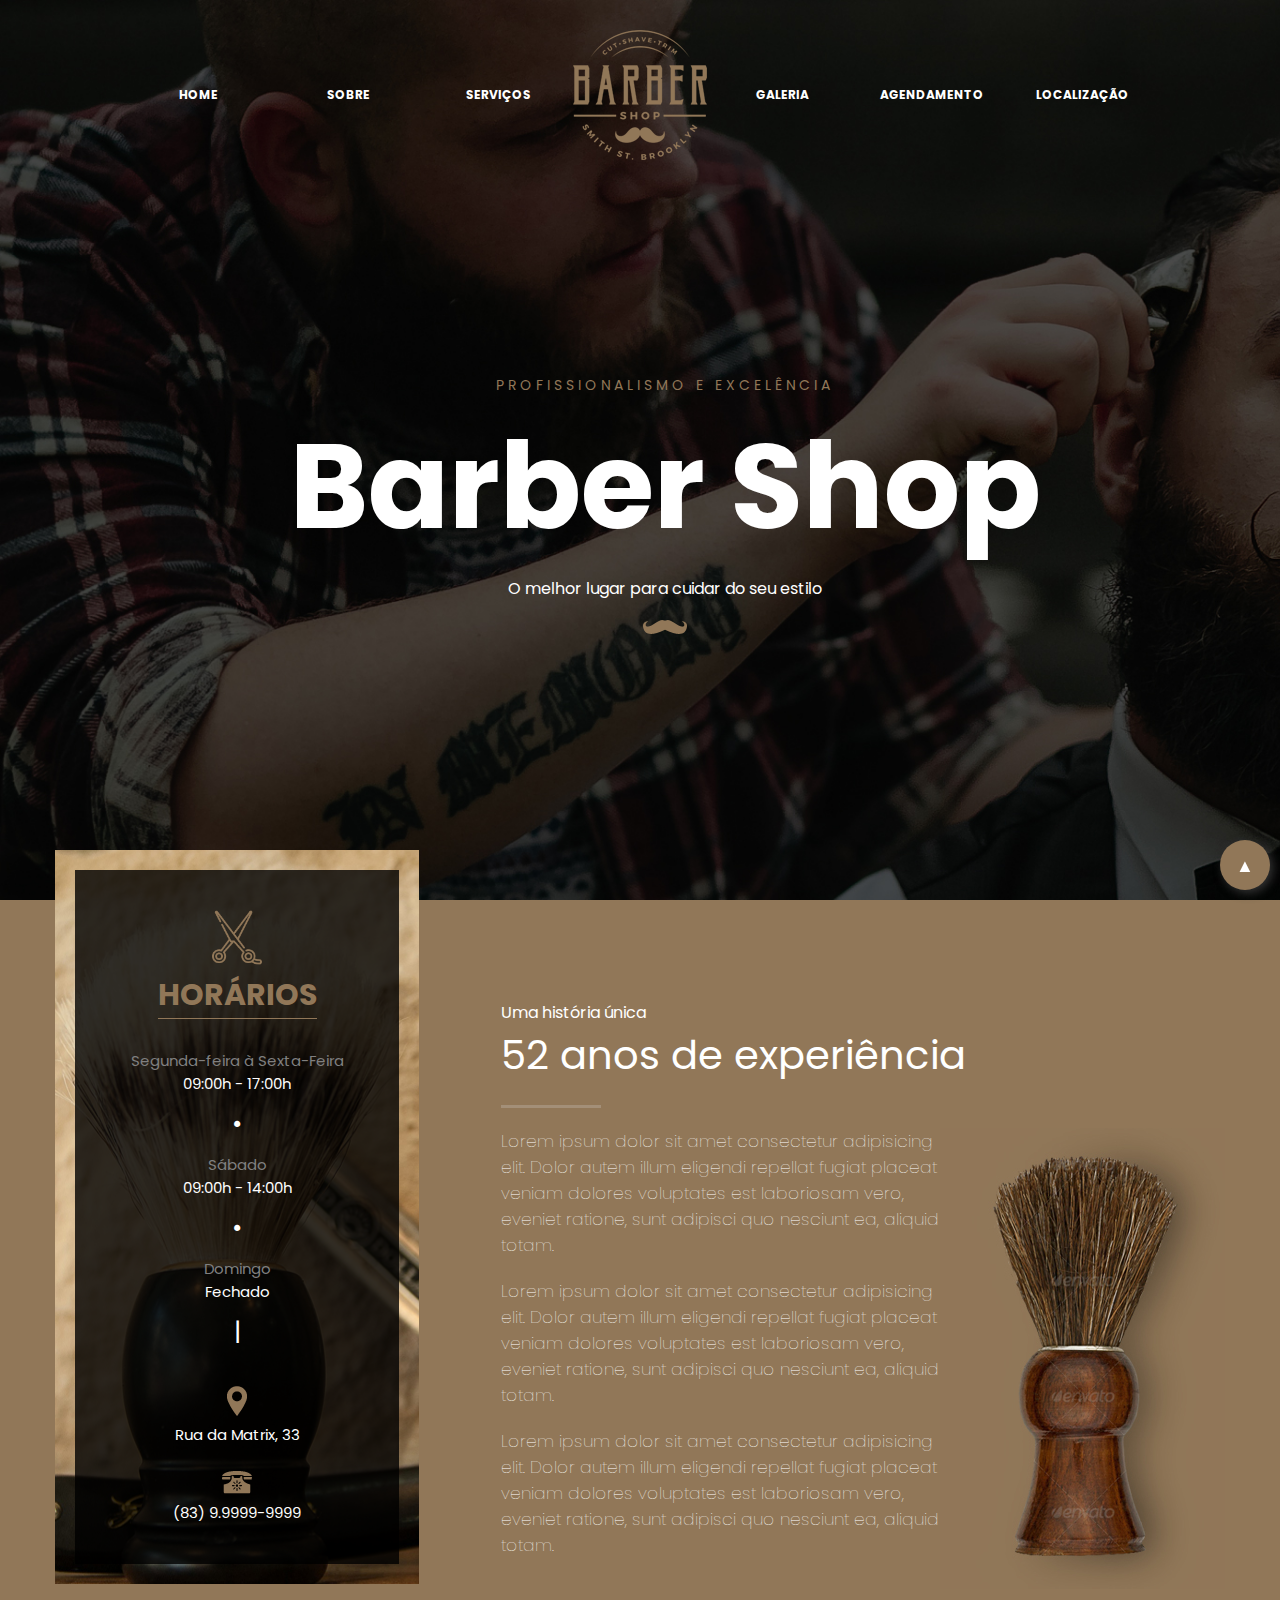
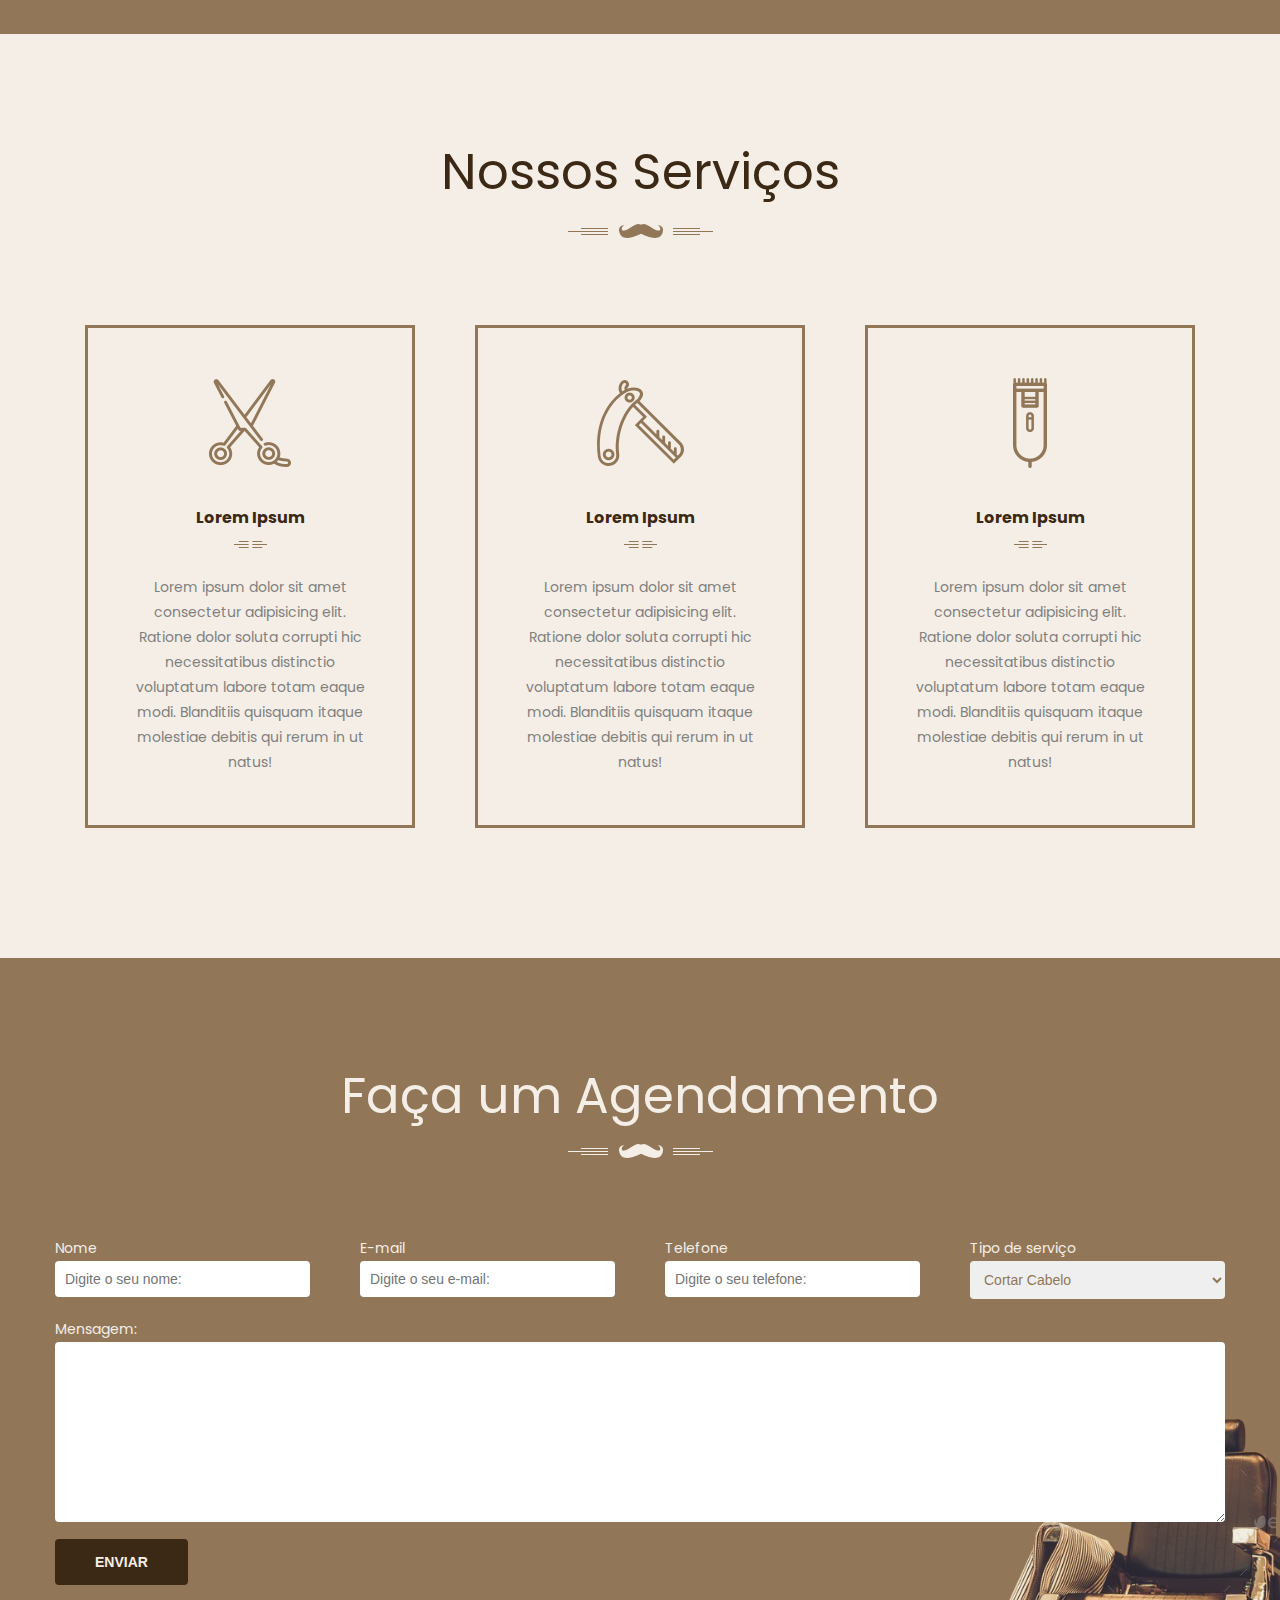
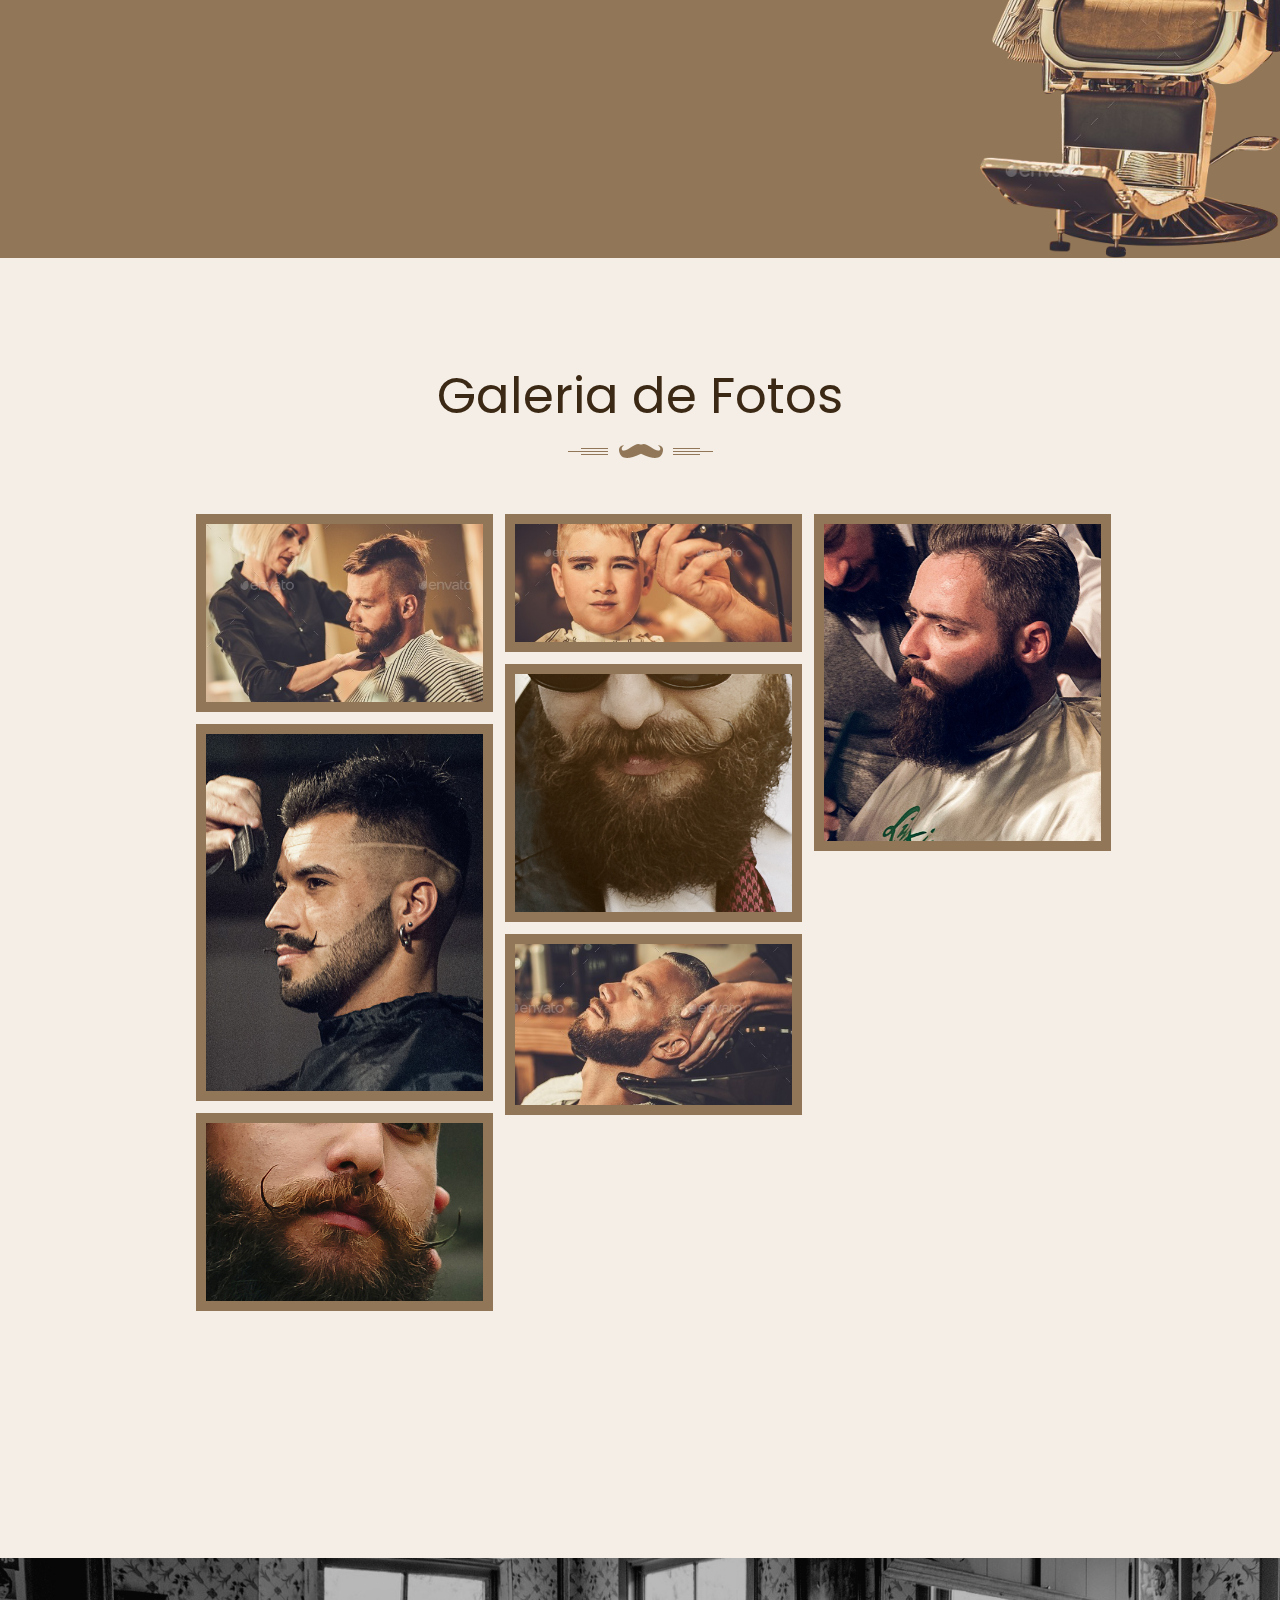
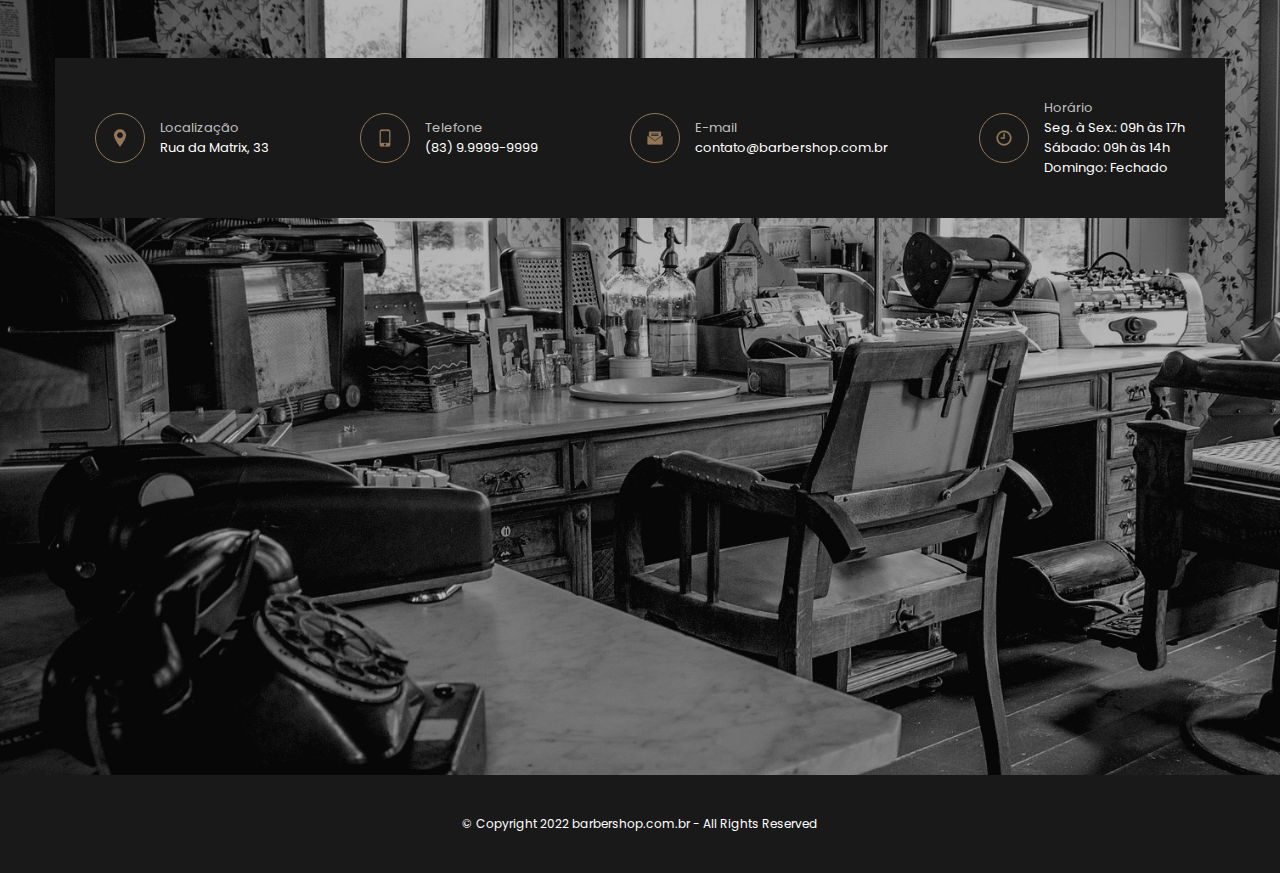
<file: 10-Projeto-Barber-Shop/index.html>
<!DOCTYPE html>
<html lang="pt-br">

<head>
    <meta charset="UTF-8">
    <meta http-equiv="X-UA-Compatible" content="IE=edge">
    <meta name="viewport" content="width=device-width, initial-scale=1.0">
    <title>Barber Shop</title>
    <link rel="stylesheet" href="css/style.css">
</head>

<body>

    <section id="home" class="home">
        <header class="header">
            <nav class="nav">
                <ul>
                    <li><a href="#home">Home</a></li>
                    <li><a href="#about">Sobre</a></li>
                    <li><a href="#services">Serviços</a></li>

                    <img class="logo" src="images/logo.png" alt="Barber Shop">

                    <li><a href="#gallery">Galeria</a></li>
                    <li><a href="#appointment">Agendamento</a></li>
                    <li><a href="#location">Localização</a></li>
                </ul>
            </nav>
        </header>

        <div class="banner">
            <span class="slogan1">Profissionalismo e Excelência</span>
            <h1>Barber Shop</h1>
            <span class="slogan2">O melhor lugar para cuidar do seu estilo</span>
            <img src="images/much-img.png" alt="Barber Shop">
        </div>
    </section>

    <section id="about" class="about">
        <div class="container">

            <div class="timing">
                <div class="overlay">
                    <img class="icon-cut" src="images/classic-cut.png" alt="Horários">
                    <h3>Horários</h3>

                    <div class="text">
                        <h4>Segunda-feira à Sexta-Feira</h4>
                        <span>09:00h - 17:00h</span>
                    </div>

                    <div class="text">
                        <h4>Sábado</h4>
                        <span>09:00h - 14:00h</span>
                    </div>

                    <div class="text">
                        <h4>Domingo</h4>
                        <span>Fechado</span>
                    </div>
                    </br>
                    <img src="images/loc-ic.png" alt="Localização">
                    <span>Rua da Matrix, 33</span>
                    </br>
                    <img src="images/phone-ic.png" alt="Telefone">
                    <span>(83) 9.9999-9999</span>
                </div>
            </div>

            <div class="experience">
                <span>Uma história única</span>
                <h2>52 anos de experiência</h2>

                <div class="text">
                    <div>
                        <p>Lorem ipsum dolor sit amet consectetur adipisicing elit. Dolor autem illum eligendi repellat
                            fugiat
                            placeat veniam dolores voluptates est laboriosam vero, eveniet ratione, sunt adipisci quo
                            nesciunt
                            ea, aliquid totam.
                        </p>
                        <p>Lorem ipsum dolor sit amet consectetur adipisicing elit. Dolor autem illum eligendi repellat
                            fugiat
                            placeat veniam dolores voluptates est laboriosam vero, eveniet ratione, sunt adipisci quo
                            nesciunt
                            ea, aliquid totam.
                        </p>
                        <p>Lorem ipsum dolor sit amet consectetur adipisicing elit. Dolor autem illum eligendi repellat
                            fugiat
                            placeat veniam dolores voluptates est laboriosam vero, eveniet ratione, sunt adipisci quo
                            nesciunt
                            ea, aliquid totam.
                        </p>
                    </div>
                    <img src="images/shave-brush.jpg" alt="52 anos de experiência">
                </div>

            </div>

        </div>
    </section>

    <section id="services" class="services">
        <div class="container">

            <h2>Nossos Serviços</h2>
            <img src="images/heading-ic.png" alt="Serviços">

            <div class="boxes">

                <div class="box">
                    <img src="images/classic-cut.png" alt="Classic Cut">
                    <h4>Lorem Ipsum</h4>
                    <p>Lorem ipsum dolor sit amet consectetur adipisicing elit. Ratione dolor soluta corrupti hic
                        necessitatibus distinctio voluptatum labore totam eaque modi. Blanditiis quisquam itaque
                        molestiae
                        debitis qui rerum in ut natus!
                    </p>
                </div>

                <div class="box">
                    <img src="images/clipper-cut.png" alt="Clipper Cut">
                    <h4>Lorem Ipsum</h4>
                    <p>Lorem ipsum dolor sit amet consectetur adipisicing elit. Ratione dolor soluta corrupti hic
                        necessitatibus distinctio voluptatum labore totam eaque modi. Blanditiis quisquam itaque
                        molestiae
                        debitis qui rerum in ut natus!
                    </p>
                </div>

                <div class="box">
                    <img src="images/razoe-shaver.png" alt="Razoe Shaver">
                    <h4>Lorem Ipsum</h4>
                    <p>Lorem ipsum dolor sit amet consectetur adipisicing elit. Ratione dolor soluta corrupti hic
                        necessitatibus distinctio voluptatum labore totam eaque modi. Blanditiis quisquam itaque
                        molestiae
                        debitis qui rerum in ut natus!
                    </p>
                </div>

            </div>

        </div>
    </section>

    <section id="appointment" class="appointment">
        <div class="container">
            <h2>Faça um Agendamento</h2>
            <img src="images/heading-ic-white.png" alt="Faça um agendamento">

            <form>
                <div class="personal-data">
                    <div class="input-wrapper">
                        <label>Nome</label>
                        <input type="text" name="name" placeholder="Digite o seu nome:">
                    </div>
                    <div class="input-wrapper">
                        <label>E-mail</label>
                        <input type="text" name="email" placeholder="Digite o seu e-mail:">
                    </div>
                    <div class="input-wrapper">
                        <label>Telefone</label>
                        <input type="text" name="phone" placeholder="Digite o seu telefone:">
                    </div>
                    <div class="input-wrapper">
                        <label>Tipo de serviço</label>
                        <select name="type-service">
                            <option value="">Cortar Cabelo</option>
                            <option value="">Fazer Barba</option>
                            <option value="">Cabelo e Barba</option>
                        </select>
                    </div>
                </div>
                <div class="input-wrapper">
                    <label>Mensagem:</label>
                    <textarea name="message" cols="30" rows="10"></textarea>
                </div>
                <button>ENVIAR</button>
            </form>

        </div>
    </section>

    <section id="gallery" class="gallery">
        <div class="container">
            <h2>Galeria de Fotos</h2>
            <img src="images/heading-ic.png" alt="Galeria de Fotos">

            <div class="gallery-wrapper">
                <div>
                    <img src="images/gallery-img1.png" alt="Galeria">
                </div>
                <div>
                    <img src="images/gallery-img2.png" alt="Galeria">
                </div>
                <div>
                    <img src="images/gallery-img3.png" alt="Galeria">
                </div>
                <div>
                    <img src="images/gallery-img4.png" alt="Galeria">
                </div>
                <div>
                    <img src="images/gallery-img5.png" alt="Galeria">
                </div>
                <div>
                    <img src="images/gallery-img6.png" alt="Galeria">
                </div>
                <div>
                    <img src="images/gallery-img7.png" alt="Galeria">
                </div>
            </div>
        </div>
    </section>

    <section id="location" class="location">
        <div class="container">

            <div class="head">

                <div class="info">
                    <div class="icon">
                        <img src="images/map-img1.png" alt="Localização">
                    </div>
                    <div class="text">
                        <span>Localização</span>
                        <span>Rua da Matrix, 33</span>
                    </div>
                </div>

                <div class="info">
                    <div class="icon">
                        <img src="images/map-img2.png" alt="Localização">
                    </div>
                    <div class="text">
                        <span>Telefone</span>
                        <span>(83) 9.9999-9999</span>
                    </div>
                </div>

                <div class="info">
                    <div class="icon">
                        <img src="images/map-img3.png" alt="Localização">
                    </div>
                    <div class="text">
                        <span>E-mail</span>
                        <span>contato@barbershop.com.br</span>
                    </div>
                </div>

                <div class="info">
                    <div class="icon">
                        <img src="images/map-img4.png" alt="Localização">
                    </div>
                    <div class="text">
                        <span>Horário</span>
                        <span>Seg. à Sex.: 09h às 17h</span>
                        <span>Sábado: 09h às 14h</span>
                        <span>Domingo: Fechado</span>
                    </div>
                </div>

            </div>

            <div class="map">
                <iframe
                    src="https://www.google.com/maps/embed?pb=!1m18!1m12!1m3!1d31672.440782010024!2d-34.876626918329194!3d-7.119613686121735!2m3!1f0!2f0!3f0!3m2!1i1024!2i768!4f13.1!3m3!1m2!1s0x7acdd4ebd1952dd%3A0x29da94b12ae7b1d7!2sAv.%20Epitacio%20Pessoa%20-%20Estados%2C%20Jo%C3%A3o%20Pessoa%20-%20PB!5e0!3m2!1spt-BR!2sbr!4v1641258789203!5m2!1spt-BR!2sbr"
                    width="600" height="450" style="border:0;" allowfullscreen="" loading="lazy">
                </iframe>
            </div>

        </div>
    </section>

    <a class="btn-topo" href="#">&#9650;</a>

    <footer class="footer">
        © Copyright 2022 barbershop.com.br - All Rights Reserved
    </footer>

</body>

</html>
</file>
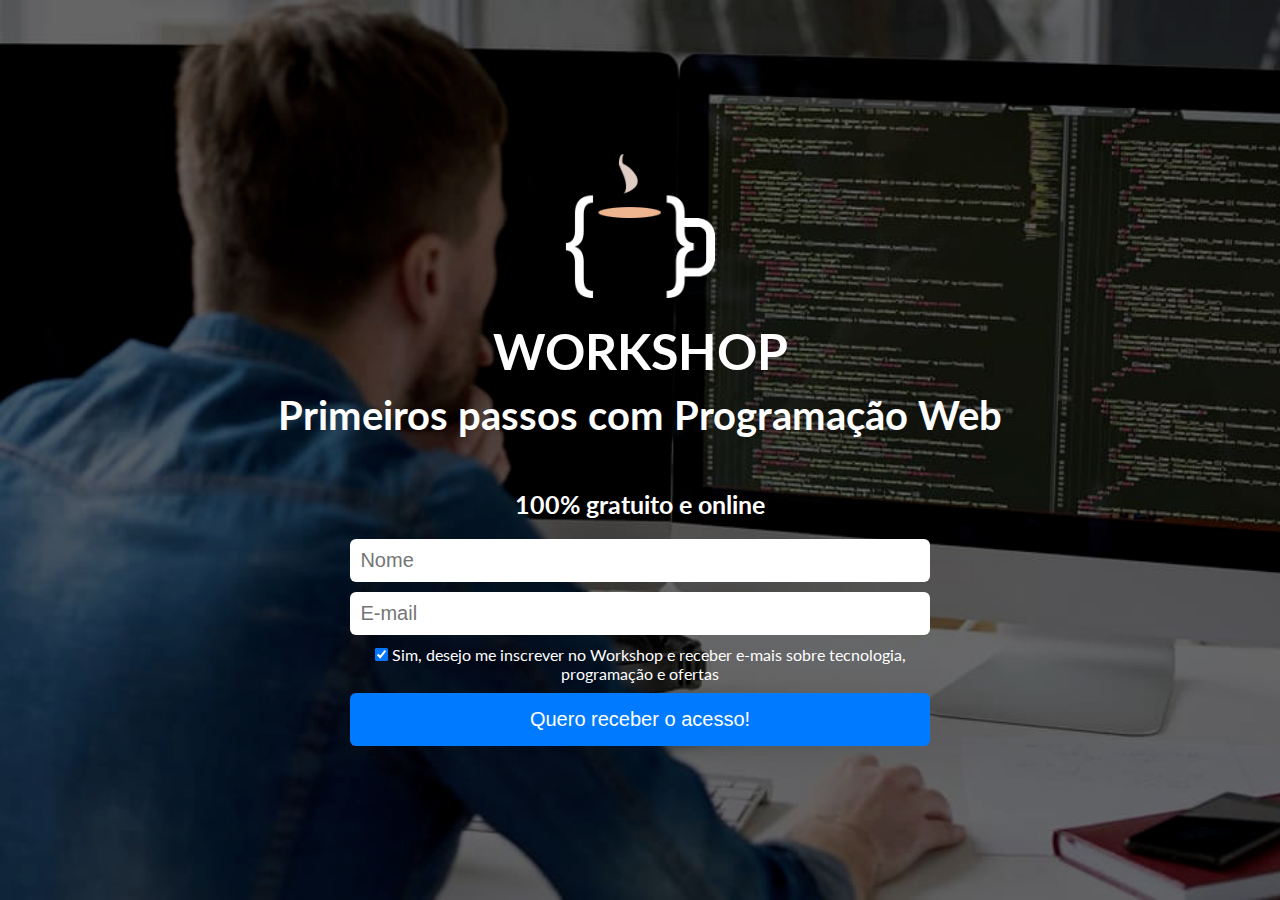
<file: 7-desafio-pag-captura/index.html>
<!DOCTYPE html>
<html lang="pt-br">

<head>
    <meta charset="UTF-8">
    <meta http-equiv="X-UA-Compatible" content="IE=edge">
    <meta name="viewport" content="width=device-width, initial-scale=1.0">
    <title>Página de Captura</title>
    <link rel="icon" href="img/logo.png" type="image/png" />

    <link rel="stylesheet" href="css/style.css">
</head>

<body>

    <div class="main">
        <img class="logo" src="img/logo.png" alt="Logo">
        <h1>WORKSHOP</h1>
        <h2>Primeiros passos com Programação Web</h2>
        <h3>100% gratuito e online</h3>

        <form action="https://gmail.us20.list-manage.com/subscribe/post?u=aa96c525f3e95bf53bbbd7a92&amp;id=5b1a190ec3"
            method="post" id="mc-embedded-subscribe-form" name="mc-embedded-subscribe-form" class="validate"
            target="_blank" novalidate>
            <input class="input-text" type="text" name="FNAME" placeholder="Nome" id="mce-FNAME">
            <input class="input-text" type="text" name="EMAIL" placeholder="E-mail" id="mce-EMAIL">

            <label class="label-check">
                <input type="checkbox" checked>
                Sim, desejo me inscrever no Workshop e receber e-mais sobre tecnologia, programação e ofertas
            </label>


            <!-- real people should not fill this in and expect good things - do not remove this or risk form bot signups-->
            <div style="position: absolute; left: -5000px;" aria-hidden="true"><input type="text"
                    name="b_aa96c525f3e95bf53bbbd7a92_5b1a190ec3" tabindex="-1" value=""></div>
            <div class="optionalParent">
                <div class="clear foot">

                    <button class="button" name="subscribe" id="mc-embedded-subscribe">Quero receber o acesso!</button>
                </div>
            </div>
        </form>

    </div>

</body>

</html>
</file>
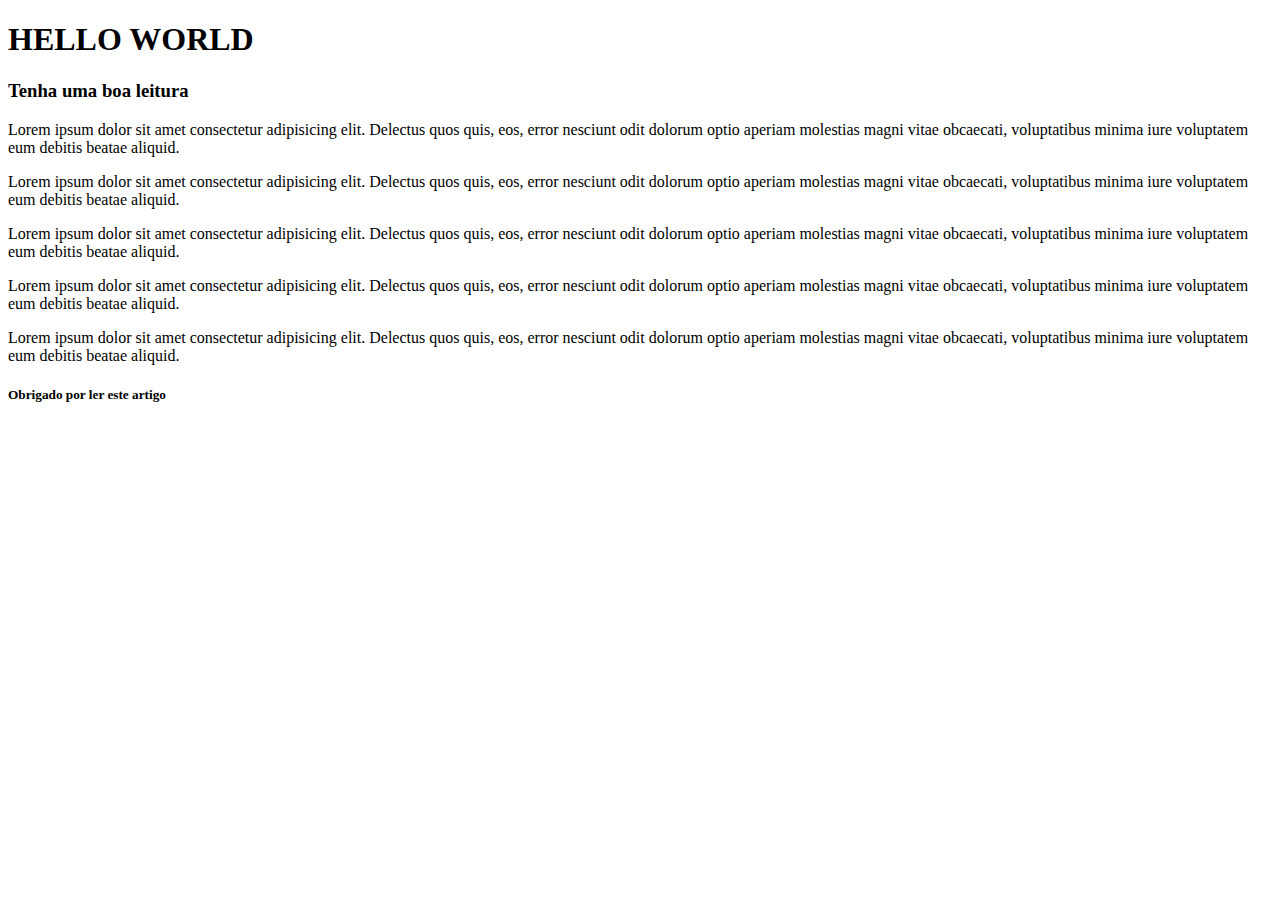
<file: 1-HTML/aula3/index.html>
<!DOCTYPE html>
<html>
  <head>
    <title>Aula - Indentação</title>
  </head>
  <body>
    <section>
      <header>
        <h1>HELLO WORLD</h1>
        <h3>Tenha uma boa leitura</h3>
      </header>
      <article>
        <p>
          Lorem ipsum dolor sit amet consectetur adipisicing elit. Delectus quos quis, eos, error nesciunt odit dolorum optio aperiam molestias magni vitae obcaecati, voluptatibus minima iure voluptatem eum debitis beatae aliquid.
        </p>
        <p>
          Lorem ipsum dolor sit amet consectetur adipisicing elit. Delectus quos quis, eos, error nesciunt odit dolorum optio aperiam molestias magni vitae obcaecati, voluptatibus minima iure voluptatem eum debitis beatae aliquid.
        </p>
        <p>
          Lorem ipsum dolor sit amet consectetur adipisicing elit. Delectus quos quis, eos, error nesciunt odit dolorum optio aperiam molestias magni vitae obcaecati, voluptatibus minima iure voluptatem eum debitis beatae aliquid.
        </p>
        <p>
          Lorem ipsum dolor sit amet consectetur adipisicing elit. Delectus quos quis, eos, error nesciunt odit dolorum optio aperiam molestias magni vitae obcaecati, voluptatibus minima iure voluptatem eum debitis beatae aliquid.
        </p>
        <p>
          Lorem ipsum dolor sit amet consectetur adipisicing elit. Delectus quos quis, eos, error nesciunt odit dolorum optio aperiam molestias magni vitae obcaecati, voluptatibus minima iure voluptatem eum debitis beatae aliquid.
        </p>
      </article>
      <footer>
        <h5>Obrigado por ler este artigo</h5>
      </footer>
    </section>  
  </body>
</html>
</file>
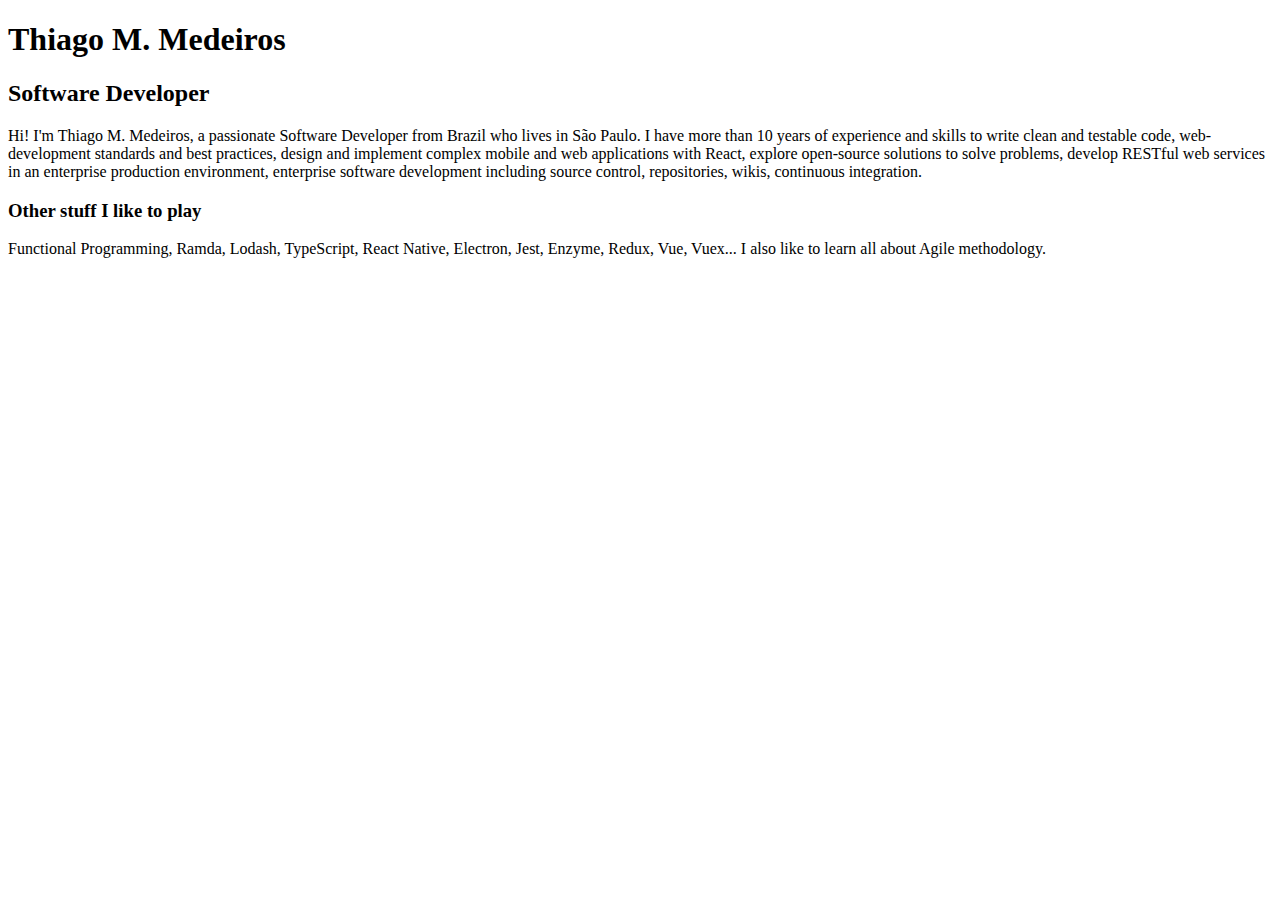
<file: 1-HTML/aula4/index.html>
<!DOCTYPE html>
<html lang="pt">
<head>
  <meta charset="UTF-8">
  <meta name="viewport" content="width=device-width, initial-scale=1.0">
  <title>Thiago M. Medeiros</title>
</head>
<body>
  
  <h1>Thiago M. Medeiros</h1>
  <h2>Software Developer</h2>
  <p>
    Hi! I'm Thiago M. Medeiros, a passionate Software Developer from Brazil who lives in São Paulo. I have more than 10 years of experience and skills to write clean and testable code, web-development standards and best practices, design and implement complex mobile and web applications with React, explore open-source solutions to solve problems, develop RESTful web services in an enterprise production environment, enterprise software development including source control, repositories, wikis, continuous integration.
  </p>

  <h3>Other stuff I like to play</h3>
  <p>
    Functional Programming, Ramda, Lodash, TypeScript, React Native, Electron, Jest, Enzyme, Redux, Vue, Vuex... I also like to learn all about Agile methodology.
  </p>

</body>
</html>
</file>
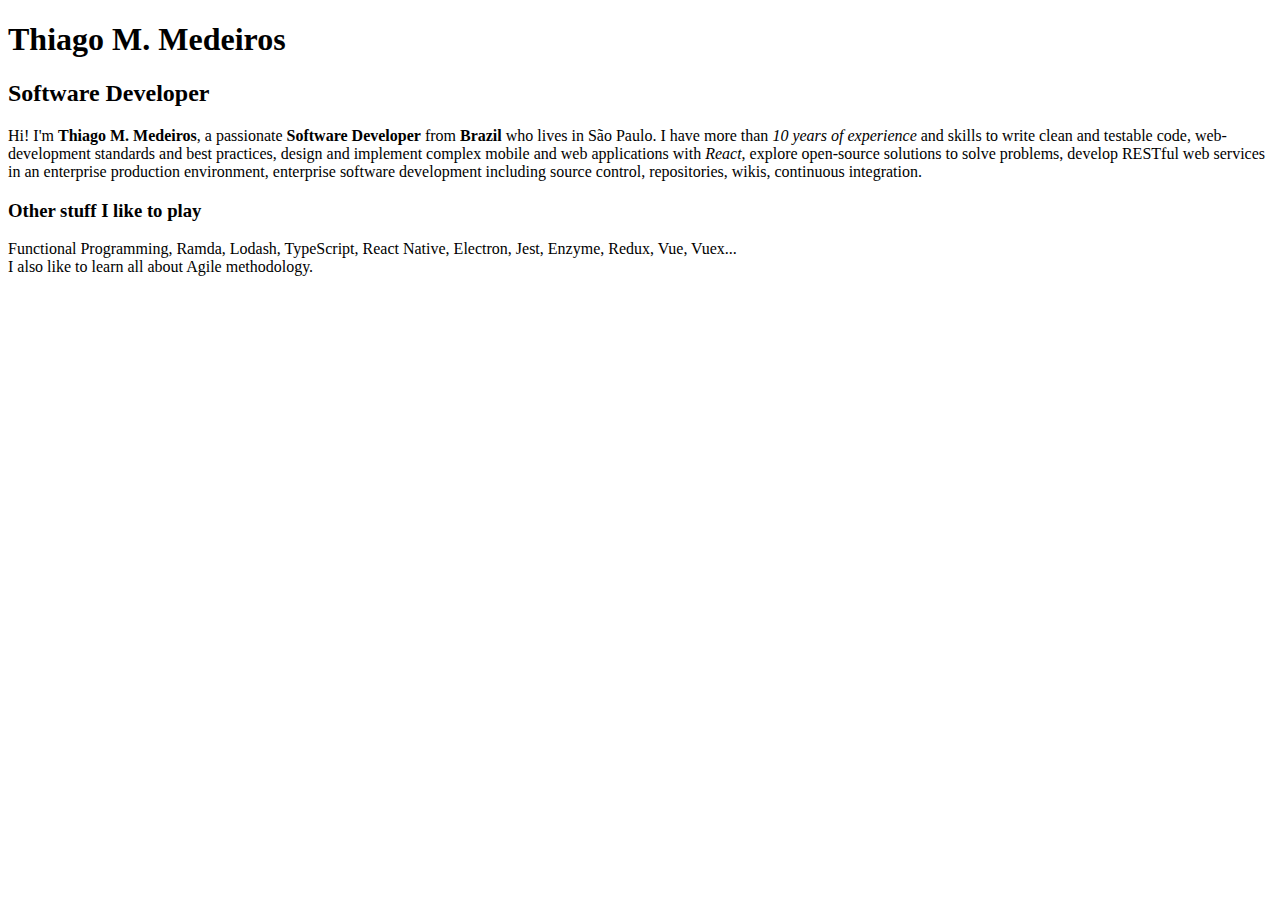
<file: 1-HTML/aula5/index.html>
<!DOCTYPE html>
<html lang="pt">
<head>
  <meta charset="UTF-8">
  <meta name="viewport" content="width=device-width, initial-scale=1.0">
  <title>Thiago M. Medeiros</title>
</head>
<body>
  
  <h1>Thiago M. Medeiros</h1>
  <h2>Software Developer</h2>
  <p>
    Hi! I'm <strong>Thiago M. Medeiros</strong>, a passionate <strong>Software Developer</strong> from <b>Brazil</b> who lives in São Paulo. I have more than <em>10 years of experience</em> and skills to write clean and testable code, web-development standards and best practices, design and implement complex mobile and web applications with <i>React</i>, explore open-source solutions to solve problems, develop RESTful web services in an enterprise production environment, enterprise software development including source control, repositories, wikis, continuous integration.
  </p>

  <h3>Other stuff I like to play</h3>
  <p>
    Functional Programming, Ramda, Lodash, TypeScript, React Native, Electron, Jest, Enzyme, Redux, Vue, Vuex...
    <br>I also like to learn all about Agile methodology.
  </p>

</body>
</html>
</file>
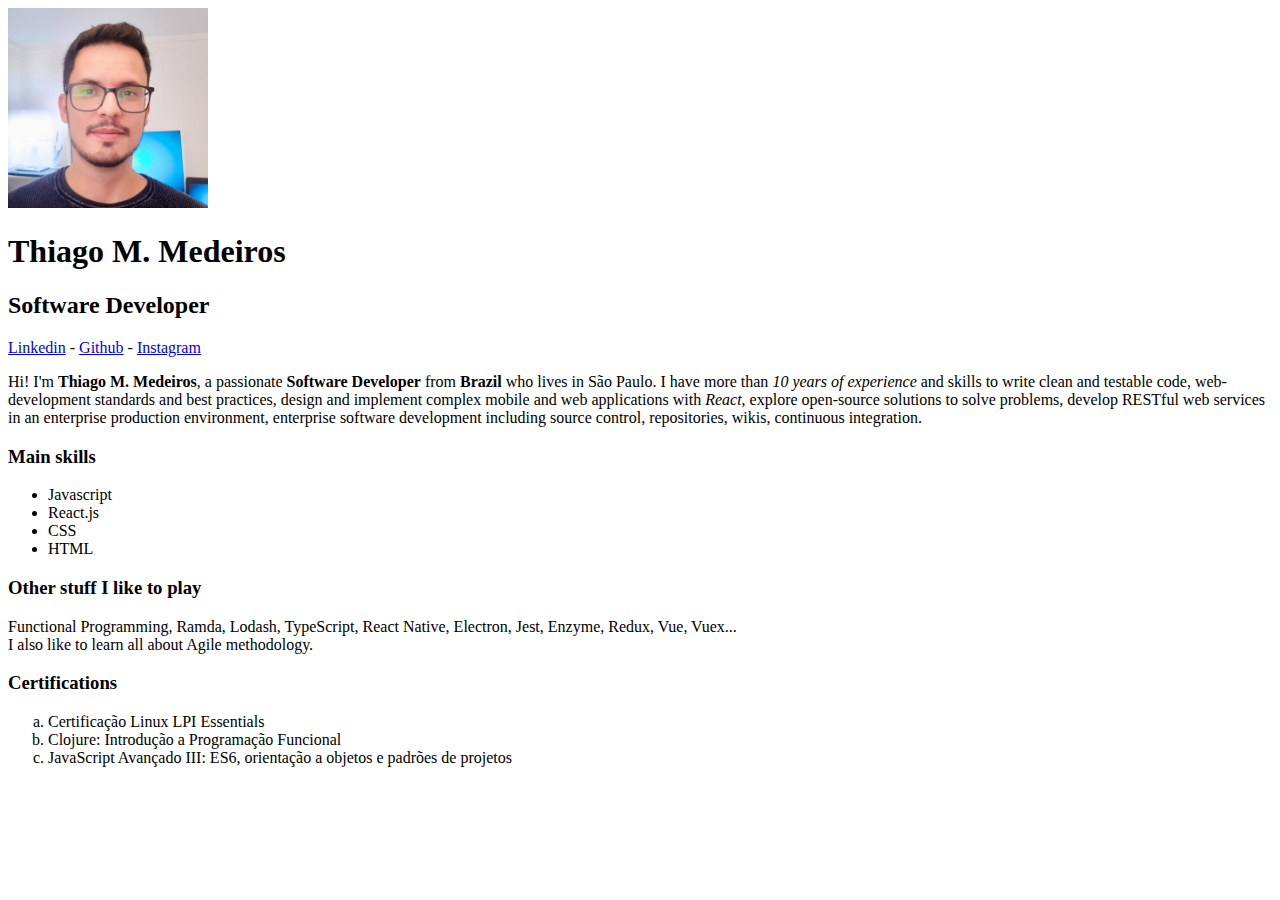
<file: 1-HTML/aula6/index.html>
<!DOCTYPE html>
<html lang="pt">
<head>
  <meta charset="UTF-8">
  <meta name="viewport" content="width=device-width, initial-scale=1.0">
  <title>Thiago M. Medeiros</title>
</head>
<body>
  
  <img src="thiago.jpeg" width="200" alt="Foto: Thiago M. Medeiros">

  <h1>Thiago M. Medeiros</h1>
  <h2>Software Developer</h2>

  <a href="http://www.linkedin.com" target="_blank">Linkedin</a>
  -
  <a href="http://www.github.com" target="_blank">Github</a>
  -
  <a href="http://www.instagram.com" target="_blank">Instagram</a>

  <p>
    Hi! I'm <strong>Thiago M. Medeiros</strong>, a passionate <strong>Software Developer</strong> from <b>Brazil</b> who lives in São Paulo. I have more than <em>10 years of experience</em> and skills to write clean and testable code, web-development standards and best practices, design and implement complex mobile and web applications with <i>React</i>, explore open-source solutions to solve problems, develop RESTful web services in an enterprise production environment, enterprise software development including source control, repositories, wikis, continuous integration.
  </p>

  <h3>Main skills</h3>
  <ul>
    <li>Javascript</li>
    <li>React.js</li>
    <li>CSS</li>
    <li>HTML</li>
  </ul>

  <h3>Other stuff I like to play</h3>
  <p>
    Functional Programming, Ramda, Lodash, TypeScript, React Native, Electron, Jest, Enzyme, Redux, Vue, Vuex...
    <br>I also like to learn all about Agile methodology.
  </p>

  <h3>Certifications</h3>
  <ol type="a">
    <li>Certificação Linux LPI Essentials</li>
    <li>Clojure: Introdução a Programação Funcional</li>
    <li>JavaScript Avançado III: ES6, orientação a objetos e padrões de projetos</li>
  </ol>

</body>
</html>
</file>
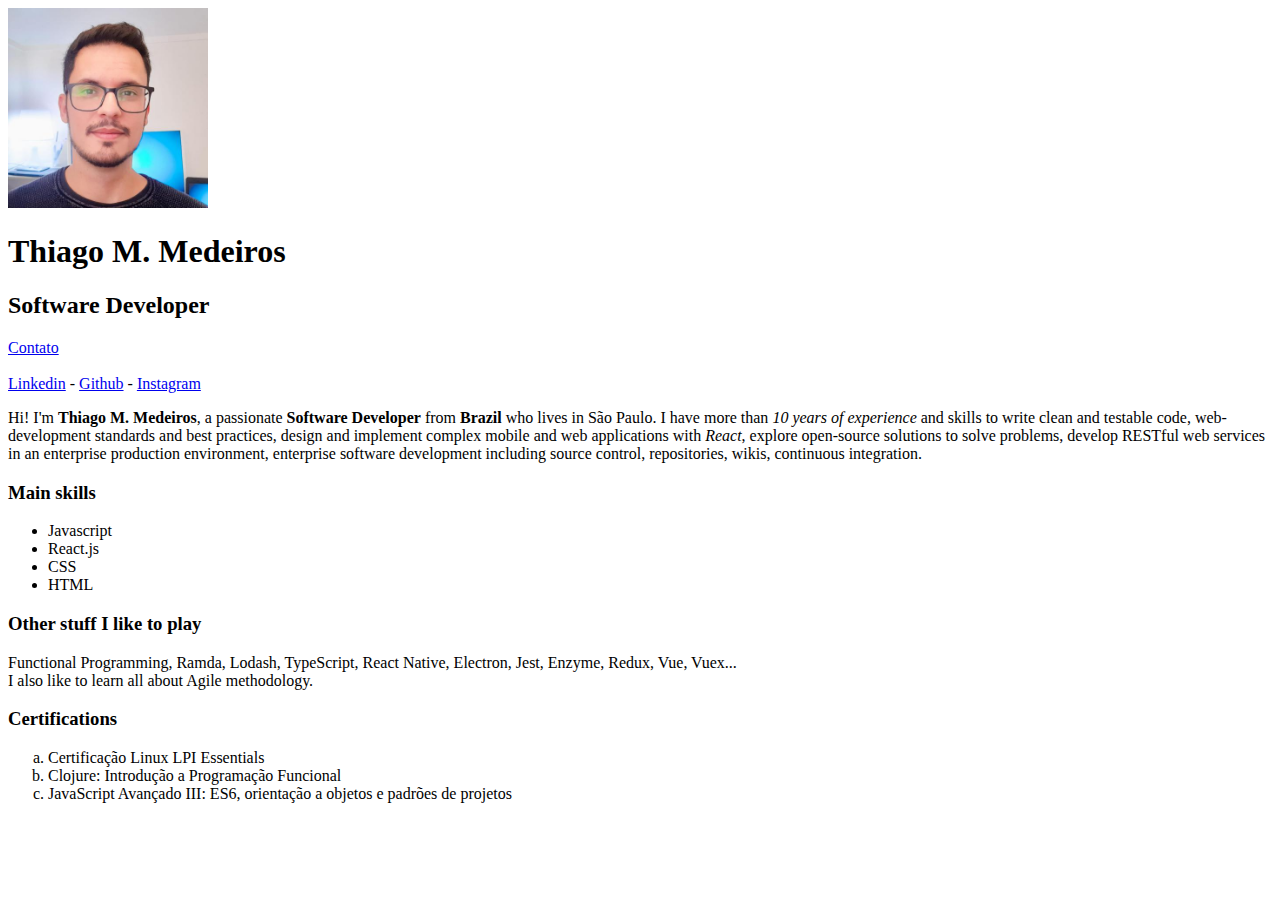
<file: 1-HTML/aula7/index.html>
<!DOCTYPE html>
<html lang="pt">
<head>
  <meta charset="UTF-8">
  <meta name="viewport" content="width=device-width, initial-scale=1.0">
  <title>Thiago M. Medeiros</title>
</head>
<body>
  
  <img src="thiago.jpeg" width="200" alt="Foto: Thiago M. Medeiros">

  <h1>Thiago M. Medeiros</h1>
  <h2>Software Developer</h2>

  <a href="contato.html">Contato</a>
  
  <br><br>

  <a href="http://www.linkedin.com" target="_blank">Linkedin</a>
  -
  <a href="http://www.github.com" target="_blank">Github</a>
  -
  <a href="http://www.instagram.com" target="_blank">Instagram</a>

  <p>
    Hi! I'm <strong>Thiago M. Medeiros</strong>, a passionate <strong>Software Developer</strong> from <b>Brazil</b> who lives in São Paulo. I have more than <em>10 years of experience</em> and skills to write clean and testable code, web-development standards and best practices, design and implement complex mobile and web applications with <i>React</i>, explore open-source solutions to solve problems, develop RESTful web services in an enterprise production environment, enterprise software development including source control, repositories, wikis, continuous integration.
  </p>

  <h3>Main skills</h3>
  <ul>
    <li>Javascript</li>
    <li>React.js</li>
    <li>CSS</li>
    <li>HTML</li>
  </ul>

  <h3>Other stuff I like to play</h3>
  <p>
    Functional Programming, Ramda, Lodash, TypeScript, React Native, Electron, Jest, Enzyme, Redux, Vue, Vuex...
    <br>I also like to learn all about Agile methodology.
  </p>

  <h3>Certifications</h3>
  <ol type="a">
    <li>Certificação Linux LPI Essentials</li>
    <li>Clojure: Introdução a Programação Funcional</li>
    <li>JavaScript Avançado III: ES6, orientação a objetos e padrões de projetos</li>
  </ol>

</body>
</html>
</file>
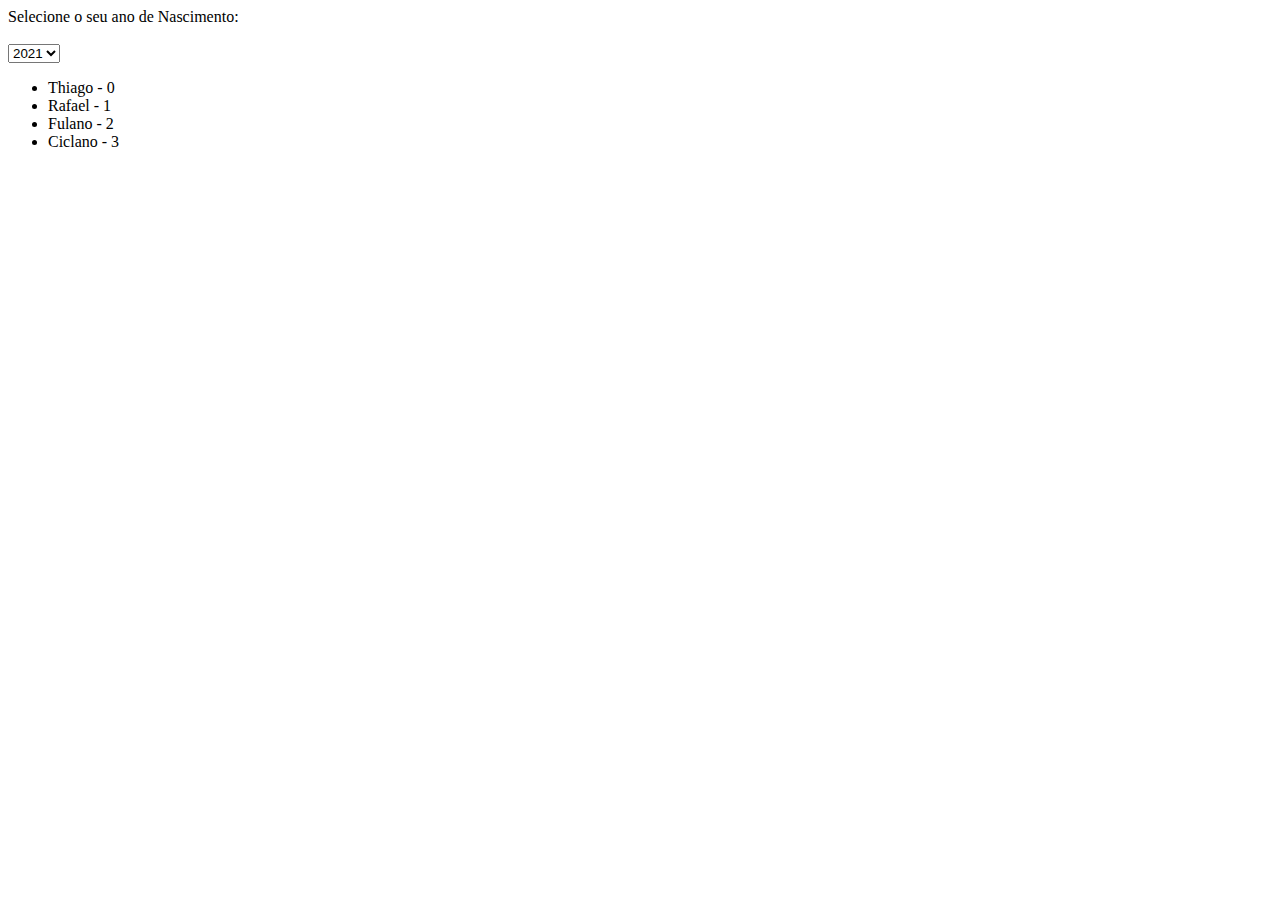
<file: 12-Javascript-Basico/aula12/index.html>
<!DOCTYPE html>
<html lang="en">
<head>
  <meta charset="UTF-8">
  <meta name="viewport" content="width=device-width, initial-scale=1.0">
  <title>Document</title> 
</head>
<body>

  <label>Selecione o seu ano de Nascimento:</label>
  <br><br>

  <select id="ano">
    <option>-- Selecione --</option>    
  </select>


  <ul id="listaClientes"></ul>
  
  <script src="script.js"></script>
</body>
</html>
</file>
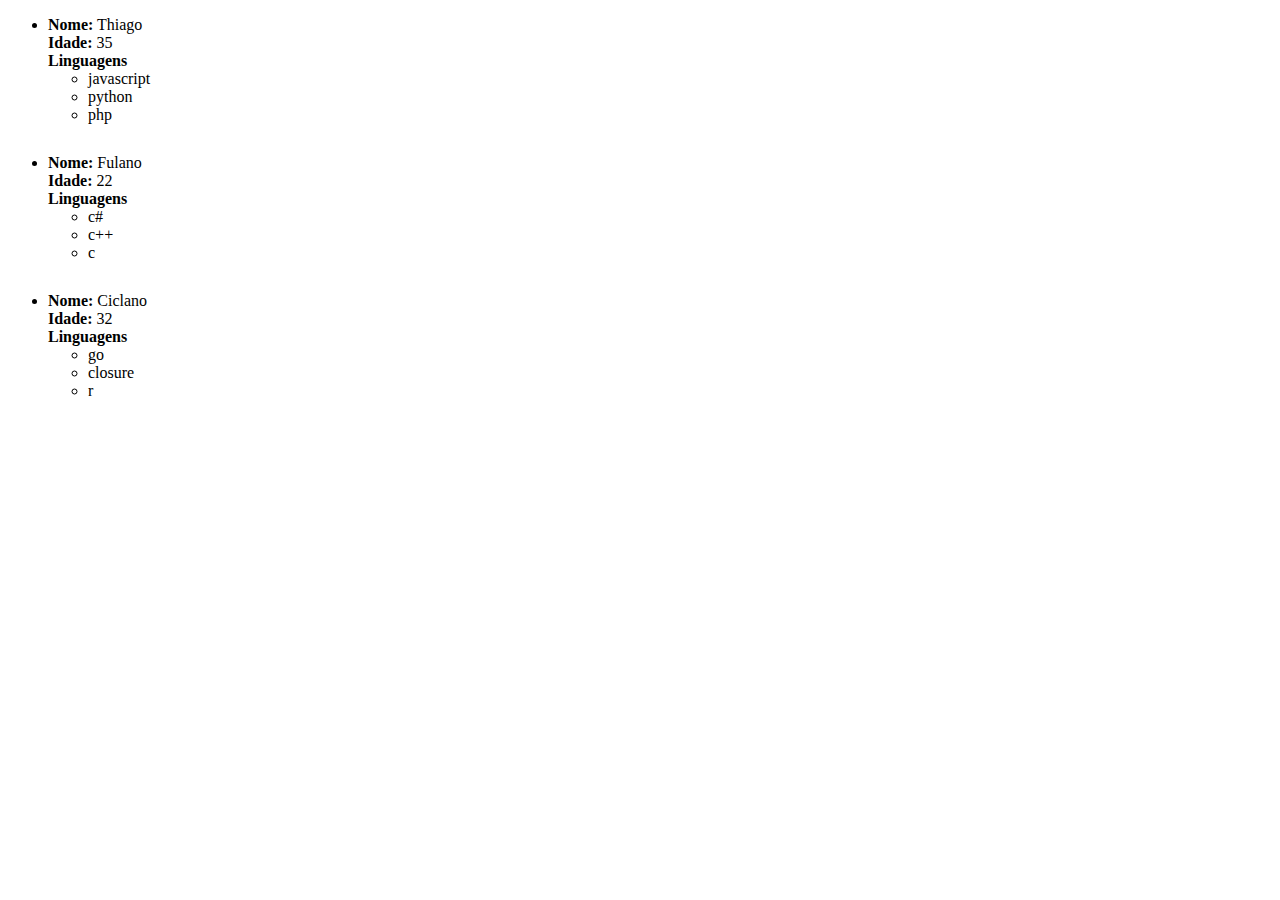
<file: 12-Javascript-Basico/aula13/index.html>
<!DOCTYPE html>
<html lang="en">
<head>
  <meta charset="UTF-8">
  <meta name="viewport" content="width=device-width, initial-scale=1.0">
  <title>Document</title>

  <style>
    #listaClientes > li {
      margin-bottom: 30px;
    }
  </style>
</head>
<body>

  <ul id="listaClientes">
    <li>
      <b>Nome:</b> Thiago <br>
      <b>Idade:</b> 35 <br>
      <b>Linguagens</b><br>
      <ul>
        <li>javascript</li>
        <li>python</li>
        <li>php</li>
      </ul>
    </li>
  </ul>
  
  <script src="script.js"></script>
</body>
</html>
</file>
<file: 10-Projeto-Barber-Shop/css/style.css>
@import url('https://fonts.googleapis.com/css2?family=Josefin+Sans&family=Poppins:wght@100;400;700&display=swap');

:root {
    --color-primary: #917758;
    --color-secondary: #3c2915;
    --color-primary-light: #f5eee6;
}

* {
    margin: 0;
    padding: 0;
    box-sizing: border-box;
}

body {
    font-family: 'Poppins', sans-serif;
}

.container {
    width: 1170px;
    margin: 0 auto;
}

/*********************
*        HOME 
**********************/
.home {
    position: relative;
    background-size: cover;
    background-image: url(../images/bg-home.jpg);
    background-attachment: fixed;
    height: 100vh;
    /*viewport height*/
}

.home .header {
    padding: 30px 0;
}

.home .header .nav {
    display: flex;
    justify-content: center;
}

.home .header .nav ul {
    display: flex;
    list-style: none;
}

.home .header .nav ul li {
    display: flex;
    justify-content: center;
    align-items: center;
    width: 150px;
}

.home .header .nav ul li a {
    color: white;
    text-transform: uppercase;
    text-decoration: none;
    font-weight: bold;
    font-size: 12px;
    padding: 20px;
}

.home .header .nav ul li a:hover {
    border-bottom: 1px solid var(--color-primary);
    color: var(--color-primary);
}

.home .header .nav ul li .logo {
    margin: 0 30px;
}

/*********************
*   HOME - BANNER
**********************/

.home .banner {
    position: absolute;
    text-align: center;
    top: 50%;
    left: 50%;
    height: 270px;
    width: 770px;
    margin-left: -360px;
    margin-top: -75px;
    color: white;
}

.home .banner span {
    display: block;
}

.home .banner .slogan1 {
    color: var(--color-primary);
    letter-spacing: 4px;
    text-transform: uppercase;
    font-size: 14px;
}

.home .banner h1 {
    font-size: 120px;
}

.home .banner .slogan2 {
    margin-bottom: 15px;
}

/*********************
*       ABOUT
**********************/
.about {
    background-color: var(--color-primary);
}

.about .container {
    display: flex;
}

.about .timing {
    position: relative;
    top: -50px;
    width: 33%;
    padding: 20px;
    background-image: url(../images/brush-big.jpg);
}

.about .timing .overlay {
    background: rgba(0, 0, 0, 0.8);
    text-align: center;
    padding: 40px 20px;
}

.about .timing .icon-cut {
    width: 50px;
}

.about .timing h3 {
    text-transform: uppercase;
    font-size: 30px;
    color: var(--color-primary);
    border-bottom: 1px solid var(--color-primary);
    width: fit-content;
    margin: 0 auto 30px auto;
}

.about .timing .text {
    margin: 10px 0;
}

.about .timing .text:after {
    display: block;
    content: '•';
    color: white;
    margin-top: 10px;
    font-size: 25px;
}

.about .timing .text:last-of-type:after {
    content: '|';
}

.about .timing .text h4 {
    color: grey;
    font-weight: 400;
    font-size: 15px;
}

.about .timing span {
    display: block;
    color: white;
    font-size: 15px;
}

.about .experience {
    width: 66%;
    color: white;
    margin-left: 7%;
    margin-top: 100px;
}

.about .experience h2 {
    font-weight: 400;
    font-size: 40px;
}

.about .experience h2:after {
    display: block;
    content: '';
    width: 100px;
    height: 3px;
    background-color: #a38f78;
    margin: 20px 0;
}

.about .experience .text {
    display: flex;
    justify-content: space-between;
}

.about .experience .text p {
    margin-bottom: 20px;
    font-weight: 100;
    font-size: 17px;
}

/*********************
*       SERVICES
**********************/
.services {
    padding: 100px 0;
    text-align: center;
    background-color: var(--color-primary-light);
}

.services h2 {
    color: var(--color-secondary);
    font-weight: 400;
    font-size: 50px;
    margin-bottom: 10px;
}

.services .boxes {
    margin-top: 50px;
    display: flex;
    justify-content: space-between;
}

.services .boxes .box {
    padding: 50px 40px;
    margin: 30px;
    border: 3px solid var(--color-primary);
}

.services .boxes .box h4 {
    margin-top: 30px;
    color: var(--color-secondary);
}

.services .boxes .box h4:after {
    display: block;
    content: url(../images/head-line-ic.png);
}

.services .boxes .box p {
    margin-top: 20px;
    color: grey;
    font-size: 14px;
    line-height: 25px;
    font-weight: 400;
}


/*********************
*     APPOINTMENT
**********************/
.appointment {
    background-color: var(--color-primary);
    height: 100vh;
    padding: 100px 0;
    background-image: url(../images/chair-ic.png);
    background-repeat: no-repeat;
    background-position: right bottom;
    background-size: 300px;
}

.appointment h2 {
    color: var(--color-primary-light);
    font-weight: 400;
    font-size: 50px;
    margin-bottom: 10px;
    text-align: center;
}

.appointment img {
    margin: 0 auto;
    display: block;
}

.appointment form {
    margin-top: 80px;
}

.appointment .personal-data {
    display: flex;
    justify-content: space-between;
    margin-bottom: 20px;
}

.appointment .input-wrapper {
    width: 100%;
    margin-right: 50px;
}

.appointment .input-wrapper:last-of-type {
    margin-right: 0px;
}

.appointment label {
    display: block;
    color: var(--color-primary-light);
    font-size: 14px;
    margin-bottom: 2px;
}

.appointment .personal-data input,
.appointment .personal-data select,
.appointment textarea {
    padding: 10px;
    width: 100%;
    outline: none;
    border-radius: 4px;
    border: none;
    font-size: 14px;
    color: var(--color-primary);
}

.appointment button {
    color: var(--color-primary-light);
    background-color: var(--color-secondary);
    padding: 15px 40px;
    font-weight: bold;
    font-size: 14px;
    outline: none;
    border: none;
    border-radius: 4px;
    margin-top: 10px;
}


/*********************
*       GALLERY
**********************/
.gallery {
    padding: 100px 0;
    background-color: var(--color-primary-light);
}

.gallery h2 {
    color: var(--color-secondary);
    font-weight: 400;
    font-size: 50px;
    margin-bottom: 10px;
    text-align: center;
}

.gallery img {
    margin: 0 auto;
    display: block;
}

.gallery .gallery-wrapper {
    display: flex;
    flex-direction: column;
    flex-wrap: wrap;
    width: 900px;
    height: 100vh;
    margin: 50px auto;
}

.gallery .gallery-wrapper div {
    border: 10px solid var(--color-primary);
    margin: 6px;
    width: 33%;
}

.gallery .gallery-wrapper div img {
    width: 100%;
}



/*********************
*       LOCATION
**********************/
.location {
    padding: 100px 0;
    background: url(../images/bg-location.jpg);
    background-size: cover;
}

.location .head {
    display: flex;
    justify-content: space-between;
    background-color: #191919;
    padding: 40px;
    width: 100%;
}

.location .head .info {
    display: flex;
    align-items: center;
}

.location .head .icon {
    display: flex;
    align-items: center;
    justify-content: center;
    width: 50px;
    height: 50px;
    margin-right: 15px;
    padding: 10px;
    border: 1px solid var(--color-primary);
    border-radius: 100%;
}

.location .head .text span {
    display: block;
    font-size: 13px;
    color: white;
}

.location .head .text span:first-child {
    color: silver;
}

.location .map {
    width: 100%;
}

.location .map iframe {
    width: 100%;
}


/*********************
*       BTN-TOPO
**********************/
.btn-topo {
    display: flex;
    align-items: center;
    justify-content: center;
    text-decoration: none;
    color: white;
    background-color: var(--color-primary);
    padding: 20px;
    position: fixed;
    right: 10px;
    bottom: 10px;
    font-size: 18px;
    border-radius: 100%;
    width: 50px;
    height: 50px;
    box-shadow: 3px 3px 10px #333;
}

/*********************
*       FOOTER
**********************/
.footer {
    background-color: #191919;
    color: white;
    padding: 40px;
    font-size: 12px;
    text-align: center;
}
</file>
<file: 7-desafio-pag-captura/css/style.css>
@import url('https://fonts.googleapis.com/css2?family=Lato:ital,wght@0,100;0,300;0,400;0,700;0,900;1,100;1,300;1,400;1,700;1,900&display=swap');

* {
    margin: 0;
    padding: 0;
    box-sizing: border-box;
}

body {
    font-family: 'Lato', sans-serif;
    background: url(../img/background.png) no-repeat;
    background-size: cover;
    color: white;
    display: flex;
    justify-content: center;
    align-items: center;
    width: 100%;
    height: 100vh;
}

h1 {
    font-size: 50px;
    font-weight: 700;
    margin-bottom: 10px;
}

h2 {
    font-size: 40px;
    font-weight: 700;
    margin-bottom: 50px;
}

h3 {
    font-size: 25px;
    margin-bottom: 20px;
}

.main {
    max-width: 800px;
    text-align: center;
}

.logo {
    width: 150px;
    margin-bottom: 20px;
}

.input-text {
    display: block;
    font-size: 20px;
    margin: 0 auto 10px auto;
    padding: 10px;
    width: 80%;
    border: none;
    border-radius: 6px;
    outline: none;
}

.label-check {
    display: block;
    width: 80%;
    margin: 10px auto;
}

.button {
    width: 80%;
    margin: 30 auto;
    color: white;
    background-color: #007bff;
    border-color: #007bff;
    outline: none;
    border: none;
    padding: 15px;
    font-size: 20px;
    border-radius: 6px;
}

.button:hover{
    color: white;
    background-color: #0069d9;
    border-color: #0062;
}
</file>
